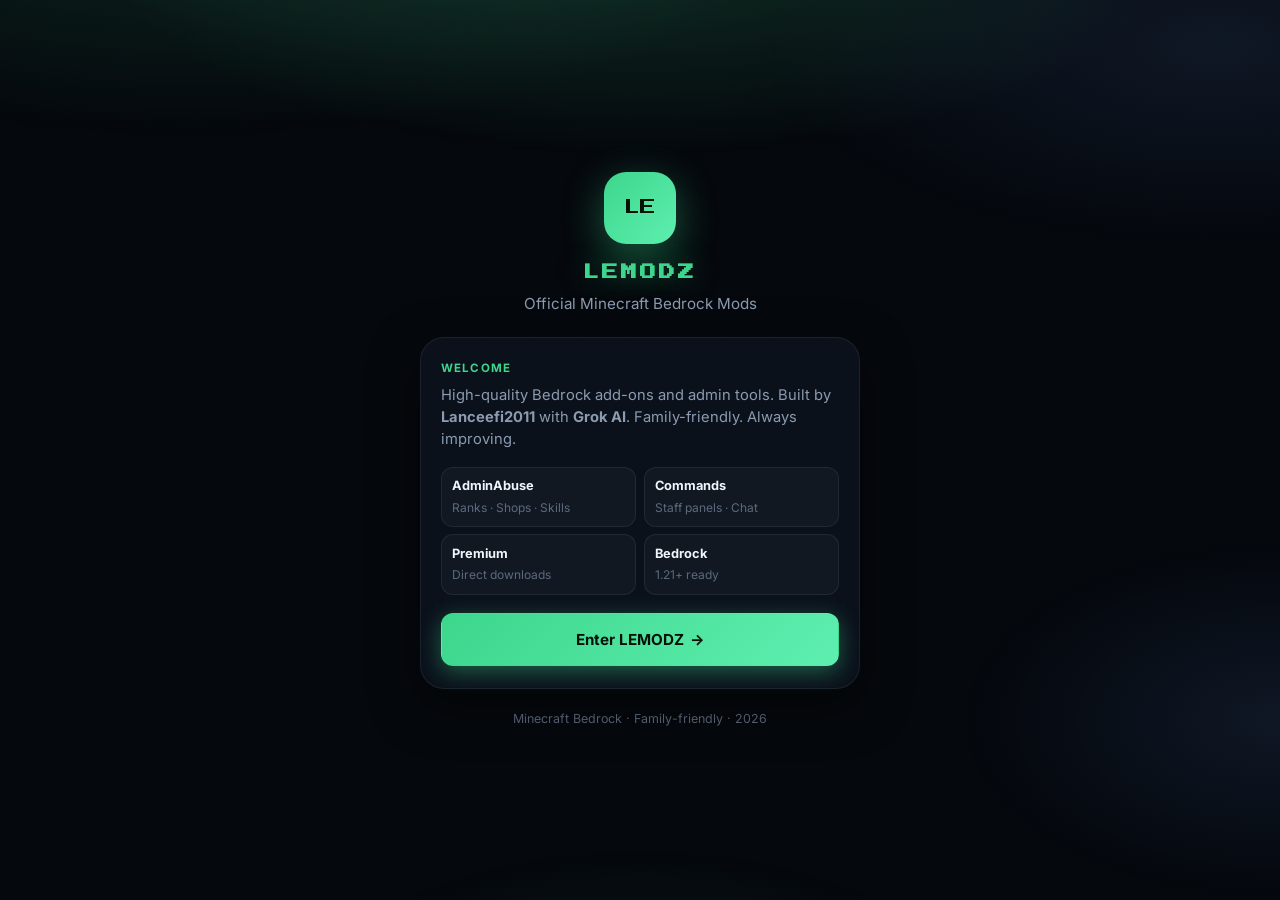
<file: index.html>
<!DOCTYPE html>
<html lang="en">
<head>
  <meta charset="UTF-8" />
  <meta name="viewport" content="width=device-width, initial-scale=1.0" />
  <title>LEMODZ — Official Minecraft Bedrock Mods</title>
  <meta name="description" content="Official LEMODZ website. Premium Minecraft Bedrock Edition mods by Lanceefi2011 & Grok AI." />
  <meta name="theme-color" content="#05080d" />
  <link rel="stylesheet" href="css/style.css" />
  <link rel="preconnect" href="https://fonts.googleapis.com" />
  <link rel="preconnect" href="https://fonts.gstatic.com" crossorigin />
  <link href="https://fonts.googleapis.com/css2?family=Press+Start+2P&family=Inter:wght@400;500;600;700;800&display=swap" rel="stylesheet" />
</head>
<body class="starter">
  <div class="starter-bg"></div>
  <main class="starter-content">
    <div class="logo-mark">LE</div>
    <h1 class="starter-title">LEMODZ</h1>
    <p class="starter-tagline">Official Minecraft Bedrock Mods</p>
    <div class="starter-card">
      <p class="welcome-label">Welcome</p>
      <p class="welcome-text">
        High-quality Bedrock add-ons and admin tools.
        Built by <strong>Lanceefi2011</strong> with <strong>Grok AI</strong>.
        Family-friendly. Always improving.
      </p>
      <div class="feature-row">
        <div class="feature-chip"><strong>AdminAbuse</strong>Ranks · Shops · Skills</div>
        <div class="feature-chip"><strong>Commands</strong>Staff panels · Chat</div>
        <div class="feature-chip"><strong>Premium</strong>Direct downloads</div>
        <div class="feature-chip"><strong>Bedrock</strong>1.21+ ready</div>
      </div>
      <a href="main.html" class="btn btn-download btn-go">
        Enter LEMODZ
        <span class="btn-arrow">→</span>
      </a>
    </div>
    <p class="starter-footer">Minecraft Bedrock · Family-friendly · 2026</p>
  </main>
</body>
</html>
</file>
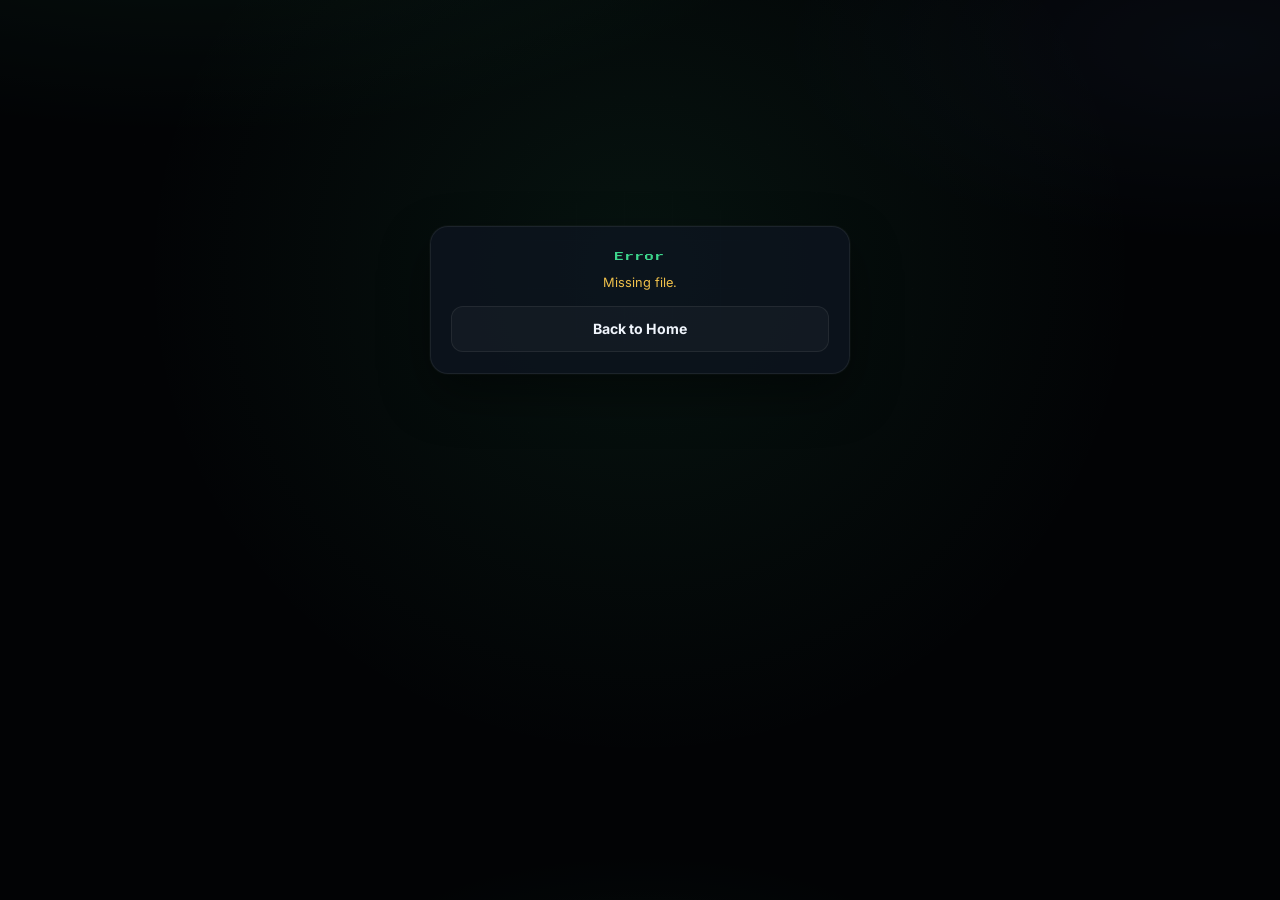
<file: ad.html>
<!DOCTYPE html>
<html lang="en">
<head>
  <meta charset="UTF-8" />
  <meta name="viewport" content="width=device-width, initial-scale=1.0" />
  <title>LEMODZ — Ad Tasks</title>
  <meta name="theme-color" content="#070b10" />
  <link rel="stylesheet" href="css/style.css" />
  <link rel="preconnect" href="https://fonts.googleapis.com" />
  <link rel="preconnect" href="https://fonts.gstatic.com" crossorigin />
  <link href="https://fonts.googleapis.com/css2?family=Press+Start+2P&family=Inter:wght@400;600;700&display=swap" rel="stylesheet" />
  <style>
    :root { --card-w: min(100vw - 1.5rem, 420px); }
    body { margin: 0; min-height: 100vh; background: var(--bg, #070b10); overflow-x: hidden; }
    .ad-stage { min-height: 100vh; display: flex; align-items: center; justify-content: center; padding: 1.25rem 0.85rem 1.75rem; position: relative; }
    .ad-backdrop { position: fixed; inset: 0; background: radial-gradient(ellipse at 50% 30%, rgba(61,214,140,0.08), transparent 55%), rgba(0,0,0,0.55); pointer-events: none; z-index: 0; }
    .card-stack { position: relative; width: var(--card-w); z-index: 1; min-height: 440px; }
    .pop-card { position: absolute; inset: 0 auto auto 0; width: 100%; background: var(--bg-card, #101820); border: 1px solid var(--border, rgba(255,255,255,0.1)); border-radius: 18px; padding: 1.45rem 1.25rem 1.3rem; box-shadow: 0 20px 50px rgba(0,0,0,0.45), 0 0 0 1px rgba(255,255,255,0.03); opacity: 0; transform: translateY(28px) scale(0.94); pointer-events: none; transition: opacity 0.45s cubic-bezier(0.22, 1, 0.36, 1), transform 0.5s cubic-bezier(0.22, 1, 0.36, 1); will-change: opacity, transform; }
    .pop-card.is-active { position: relative; opacity: 1; transform: translateY(0) scale(1); pointer-events: auto; z-index: 2; }
    .pop-card.is-exit { opacity: 0; transform: translateY(-22px) scale(0.96); pointer-events: none; z-index: 1; }
    .pop-card.is-enter-prep { opacity: 0; transform: translateY(28px) scale(0.94); }
    .step-dots { display: flex; justify-content: center; gap: 0.4rem; margin-bottom: 1rem; }
    .step-dot { width: 8px; height: 8px; border-radius: 50%; background: rgba(255,255,255,0.15); transition: background 0.3s, transform 0.3s; }
    .step-dot.on { background: #3dd68c; transform: scale(1.2); }
    .step-dot.done { background: rgba(61,214,140,0.45); }
    .card-eyebrow { font-size: 0.68rem; font-weight: 700; letter-spacing: 0.08em; text-transform: uppercase; color: var(--text-muted, #9aa4b2); margin: 0 0 0.35rem; text-align: center; }
    .card-title { font-family: var(--pixel, "Press Start 2P", monospace); font-size: 0.56rem; line-height: 1.55; letter-spacing: 1px; color: var(--accent, #3dd68c); margin: 0 0 0.55rem; text-align: center; }
    .card-file { font-weight: 600; font-size: 0.86rem; color: var(--text, #e8eef7); margin: 0 0 0.85rem; text-align: center; word-break: break-all; }
    .type-chip { display: inline-flex; align-items: center; gap: 0.35rem; font-size: 0.72rem; font-weight: 800; letter-spacing: 0.04em; text-transform: uppercase; padding: 0.28rem 0.65rem; border-radius: 999px; margin: 0 auto 0.55rem; }
    .type-chip.search { color: #6cb6ff; background: rgba(108,182,255,0.12); border: 1px solid rgba(108,182,255,0.35); }
    .type-chip.watch { color: #ff7b9c; background: rgba(255,123,156,0.12); border: 1px solid rgba(255,123,156,0.35); }
    .type-chip.gaming { color: #b794f6; background: rgba(183,148,246,0.12); border: 1px solid rgba(183,148,246,0.35); }
    .type-chip.cooking { color: #f6ad55; background: rgba(246,173,85,0.12); border: 1px solid rgba(246,173,85,0.35); }
    .type-chip.sponsor { color: #f0c14b; background: rgba(240,193,75,0.12); border: 1px solid rgba(240,193,75,0.35); }
    .type-chip.shopping { color: #3dd68c; background: rgba(61,214,140,0.12); border: 1px solid rgba(61,214,140,0.35); }
    .type-chip.news { color: #90cdf4; background: rgba(144,205,244,0.12); border: 1px solid rgba(144,205,244,0.35); }
    .type-chip.fitness { color: #68d391; background: rgba(104,211,145,0.12); border: 1px solid rgba(104,211,145,0.35); }
    .offer-badge { display: block; font-size: 0.9rem; font-weight: 700; color: #e8eef7; margin: 0 0 0.25rem; text-align: center; }
    .offer-desc { font-size: 0.78rem; color: var(--text-muted, #9aa4b2); text-align: center; margin: 0 0 0.75rem; line-height: 1.4; }
    .offer-wrap { text-align: center; }
    .timer-box { text-align: center; margin: 0.65rem 0; padding: 0.85rem; border-radius: 12px; background: rgba(0,0,0,0.3); border: 1px solid rgba(255,255,255,0.08); }
    .timer-label { font-size: 0.7rem; color: var(--text-muted, #9aa4b2); margin: 0 0 0.2rem; font-weight: 600; text-transform: uppercase; letter-spacing: 0.05em; }
    .timer-value { font-size: 2rem; font-weight: 800; color: #3dd68c; font-variant-numeric: tabular-nums; letter-spacing: 0.03em; line-height: 1.2; }
    .timer-value.ready { color: #f0c14b; font-size: 1.2rem; }
    .timer-hint { font-size: 0.74rem; color: var(--text-muted, #9aa4b2); margin: 0.3rem 0 0; }
    .status-msg { font-size: 0.8rem; color: var(--text-muted, #9aa4b2); margin: 0.5rem 0 0; text-align: center; min-height: 1.2em; }
    .status-msg.warn { color: #f0c14b; }
    .status-msg.ok { color: #3dd68c; font-weight: 700; }
    .btn-row { display: flex; flex-direction: column; gap: 0.55rem; margin-top: 0.85rem; }
    .btn-row .btn { width: 100%; }
    .btn-row .btn:disabled { opacity: 0.45; cursor: not-allowed; filter: grayscale(0.3); }
    .card-note { margin: 0.85rem 0 0; font-size: 0.74rem; color: var(--text-muted, #9aa4b2); text-align: center; }
    .done-icon { width: 64px; height: 64px; margin: 0.25rem auto 0.85rem; border-radius: 50%; background: rgba(61,214,140,0.15); border: 2px solid rgba(61,214,140,0.45); display: flex; align-items: center; justify-content: center; font-size: 1.75rem; animation: popIn 0.5s cubic-bezier(0.22, 1, 0.36, 1) both; }
    @keyframes popIn { from { transform: scale(0.5); opacity: 0; } to { transform: scale(1); opacity: 1; } }
    .done-sub { text-align: center; color: var(--text-muted, #9aa4b2); font-size: 0.88rem; margin: 0 0 1rem; line-height: 1.45; }
    .back-link { display: block; text-align: center; margin-top: 0.75rem; font-size: 0.82rem; color: var(--text-muted, #9aa4b2); text-decoration: none; }
    .back-link:hover { color: #3dd68c; }
  </style>
</head>
<body>
  <div class="ad-backdrop"></div>
  <div class="ad-stage"><div class="card-stack" id="card-stack"></div></div>
  <script>
  (function () {
    "use strict";
    var TIMER_OPTIONS = [10, 20, 30, 40, 50, 60];
    var AD_COUNT = 5;
    var params = new URLSearchParams(window.location.search);
    var file = params.get("file") || "";
    var label = params.get("label") || file || "Your file";
    var stack = document.getElementById("card-stack");
    if (!file) {
      stack.innerHTML = '<div class="pop-card is-active" style="position:relative"><p class="card-title">Error</p><p class="status-msg warn">Missing file.</p><div class="btn-row"><a class="btn btn-outline" href="main.html">Back to Home</a></div></div>';
      return;
    }
    var AD_POOL = [
      { type: "search", typeLabel: "🔍 Searching", name: "Search Spotlight", desc: "Open the search page and explore the results for the required time.", url: "https://www.google.com/search?q=minecraft+bedrock+mods", action: "Open Search" },
      { type: "search", typeLabel: "🔍 Searching", name: "Web Search Task", desc: "Search the topic, scroll the results, then return when the timer ends.", url: "https://duckduckgo.com/?q=minecraft+mcaddon+download", action: "Open Search" },
      { type: "watch", typeLabel: "▶️ Watching", name: "Watch Video Clip", desc: "Open the video page and watch until the timer finishes.", url: "https://www.youtube.com/results?search_query=minecraft+bedrock+addons", action: "Open Video" },
      { type: "watch", typeLabel: "▶️ Watching", name: "Stream Preview", desc: "Open the watch page and stay for the full timer.", url: "https://www.youtube.com/results?search_query=minecraft+commands+tutorial", action: "Open Video" },
      { type: "gaming", typeLabel: "🎮 Gaming Ad", name: "Game Offer", desc: "Visit this gaming promotion page for the timed duration.", url: "https://www.minecraft.net/en-us", action: "Open Gaming Ad" },
      { type: "gaming", typeLabel: "🎮 Gaming Ad", name: "Community Hub", desc: "Open the gaming community page and wait out the timer.", url: "https://www.reddit.com/r/MCPE/", action: "Open Gaming Ad" },
      { type: "cooking", typeLabel: "🍳 Cooking Ad", name: "Recipe Spotlight", desc: "Visit this cooking / food ad page for the required time.", url: "https://www.google.com/search?q=easy+dinner+recipes", action: "Open Cooking Ad" },
      { type: "cooking", typeLabel: "🍳 Cooking Ad", name: "Kitchen Tips", desc: "Open the food tips page and stay until the timer ends.", url: "https://www.youtube.com/results?search_query=quick+cooking+recipes", action: "Open Cooking Ad" },
      { type: "sponsor", typeLabel: "⭐ Sponsorship", name: "Sponsored Partner", desc: "Visit the sponsor page and complete the timed view.", url: "https://www.bing.com/search?q=best+minecraft+servers+2026", action: "Open Sponsor" },
      { type: "sponsor", typeLabel: "⭐ Sponsorship", name: "Brand Spotlight", desc: "Open this sponsored listing and wait for the timer.", url: "https://www.google.com/search?q=minecraft+marketplace+addons", action: "Open Sponsor" },
      { type: "shopping", typeLabel: "🛒 Shopping", name: "Product Discovery", desc: "Browse the shopping results for the full timer length.", url: "https://www.google.com/search?q=minecraft+merchandise&tbm=shop", action: "Open Shopping" },
      { type: "news", typeLabel: "📰 News Ad", name: "News Feature", desc: "Open the news / article search and stay for the timer.", url: "https://news.google.com/search?q=minecraft+bedrock", action: "Open News" },
      { type: "fitness", typeLabel: "💪 Fitness Ad", name: "Workout Promo", desc: "Visit this fitness ad page until the countdown ends.", url: "https://www.youtube.com/results?search_query=home+workout+beginner", action: "Open Fitness Ad" }
    ];
    function shuffle(arr) {
      var a = arr.slice();
      for (var i = a.length - 1; i > 0; i--) {
        var j = Math.floor(Math.random() * (i + 1));
        var t = a[i]; a[i] = a[j]; a[j] = t;
      }
      return a;
    }
    function pickTimer() { return TIMER_OPTIONS[Math.floor(Math.random() * TIMER_OPTIONS.length)]; }
    function formatTime(sec) {
      var m = Math.floor(sec / 60);
      var s = sec % 60;
      return m + ":" + (s < 10 ? "0" : "") + s;
    }
    var selected = shuffle(AD_POOL).slice(0, AD_COUNT).map(function (ad) {
      return { type: ad.type, typeLabel: ad.typeLabel, name: ad.name, desc: ad.desc, url: ad.url, action: ad.action, waitSec: pickTimer() };
    });
    var currentIndex = 0;
    var cards = [];
    function buildDots(activeIdx) {
      var html = '<div class="step-dots">';
      for (var i = 0; i < AD_COUNT + 1; i++) {
        var cls = "step-dot";
        if (i < activeIdx) cls += " done";
        if (i === activeIdx) cls += " on";
        html += '<span class="' + cls + '"></span>';
      }
      return html + "</div>";
    }
    function makeAdCard(offer, adNum) {
      var waitSec = offer.waitSec;
      var card = document.createElement("div");
      card.className = "pop-card";
      card.dataset.step = String(adNum - 1);
      card.innerHTML =
        buildDots(adNum - 1) +
        '<p class="card-eyebrow">Ad task ' + adNum + ' of ' + AD_COUNT + '</p>' +
        '<h1 class="card-title">Complete this ad</h1>' +
        '<p class="card-file"></p>' +
        '<div class="offer-wrap">' +
          '<span class="type-chip ' + offer.type + '">' + offer.typeLabel + '</span>' +
          '<span class="offer-badge"></span>' +
          '<p class="offer-desc"></p>' +
        '</div>' +
        '<div class="timer-box" hidden>' +
          '<p class="timer-label">Stay on the ad page</p>' +
          '<div class="timer-value">' + formatTime(waitSec) + '</div>' +
          '<p class="timer-hint">Timer starts when you open the ad</p>' +
        '</div>' +
        '<p class="status-msg">Click to open — timer is ' + waitSec + ' seconds.</p>' +
        '<div class="btn-row">' +
          '<button type="button" class="btn btn-download btn-open"></button>' +
          '<button type="button" class="btn btn-outline btn-done" disabled hidden>Mark Complete</button>' +
        '</div>' +
        '<p class="card-note">Open ad → wait ' + waitSec + 's → return → mark complete</p>' +
        '<a class="back-link" href="main.html">← Back to Home</a>';
      card.querySelector(".card-file").textContent = label;
      card.querySelector(".offer-badge").textContent = offer.name;
      card.querySelector(".offer-desc").textContent = offer.desc;
      card.querySelector(".btn-open").textContent = offer.action;
      var timerBox = card.querySelector(".timer-box");
      var timerValue = card.querySelector(".timer-value");
      var timerLabel = card.querySelector(".timer-label");
      var timerHint = card.querySelector(".timer-hint");
      var status = card.querySelector(".status-msg");
      var btnOpen = card.querySelector(".btn-open");
      var btnDone = card.querySelector(".btn-done");
      var opened = false, timerReady = false, tick = null, left = waitSec;
      btnOpen.addEventListener("click", function () {
        window.open(offer.url, "_blank", "noopener,noreferrer");
        opened = true;
        if (tick) clearInterval(tick);
        left = waitSec; timerReady = false;
        timerBox.hidden = false; btnDone.hidden = false; btnDone.disabled = true;
        btnDone.textContent = "Mark Complete";
        timerValue.classList.remove("ready");
        timerValue.textContent = formatTime(left);
        timerLabel.textContent = "Waiting…";
        timerHint.textContent = "Come back after the timer finishes";
        status.className = "status-msg";
        status.textContent = "Ad opened. Wait " + waitSec + " seconds, then return.";
        btnOpen.textContent = "Open Again";
        tick = setInterval(function () {
          left -= 1;
          if (left > 0) { timerValue.textContent = formatTime(left); return; }
          clearInterval(tick); tick = null; timerReady = true;
          timerValue.textContent = "Ready"; timerValue.classList.add("ready");
          timerLabel.textContent = "Time complete";
          timerHint.textContent = "You can mark this task complete";
          status.className = "status-msg ok";
          status.textContent = "Timer done. Click Mark Complete.";
          btnDone.disabled = false;
        }, 1000);
      });
      btnDone.addEventListener("click", function () {
        if (!opened) { status.className = "status-msg warn"; status.textContent = "Open the ad first."; return; }
        if (!timerReady) { status.className = "status-msg warn"; status.textContent = "Wait for the " + waitSec + "s timer."; return; }
        if (tick) { clearInterval(tick); tick = null; }
        goToStep(adNum);
      });
      return card;
    }
    function makeDoneCard() {
      var card = document.createElement("div");
      card.className = "pop-card";
      card.dataset.step = String(AD_COUNT);
      card.innerHTML =
        buildDots(AD_COUNT) +
        '<div class="done-icon">✓</div>' +
        '<p class="card-eyebrow">All tasks done</p>' +
        '<h1 class="card-title">Download unlocked</h1>' +
        '<p class="card-file"></p>' +
        '<p class="done-sub">You completed all 5 random ad tasks.<br/>Continue to start your download.</p>' +
        '<div class="btn-row">' +
          '<button type="button" class="btn btn-download btn-continue">Continue to Download</button>' +
          '<a class="btn btn-outline" href="main.html">Back to Home</a>' +
        '</div>';
      card.querySelector(".card-file").textContent = label;
      card.querySelector(".btn-continue").addEventListener("click", function () {
        var q = "file=" + encodeURIComponent(file);
        if (label && label !== file) q += "&label=" + encodeURIComponent(label);
        window.location.href = "download.html?" + q;
      });
      return card;
    }
    selected.forEach(function (offer, i) { cards.push(makeAdCard(offer, i + 1)); });
    cards.push(makeDoneCard());
    cards.forEach(function (c) { stack.appendChild(c); });
    function goToStep(nextIndex) {
      if (nextIndex < 0 || nextIndex > AD_COUNT || nextIndex === currentIndex) return;
      var prev = cards[currentIndex], next = cards[nextIndex];
      prev.classList.remove("is-active"); prev.classList.add("is-exit");
      next.classList.remove("is-exit"); next.classList.add("is-enter-prep");
      void next.offsetWidth;
      next.classList.remove("is-enter-prep"); next.classList.add("is-active");
      currentIndex = nextIndex;
      setTimeout(function () { prev.classList.remove("is-exit"); }, 500);
    }
    cards[0].classList.add("is-active");
  })();
  </script>
</body>
</html>
</file>
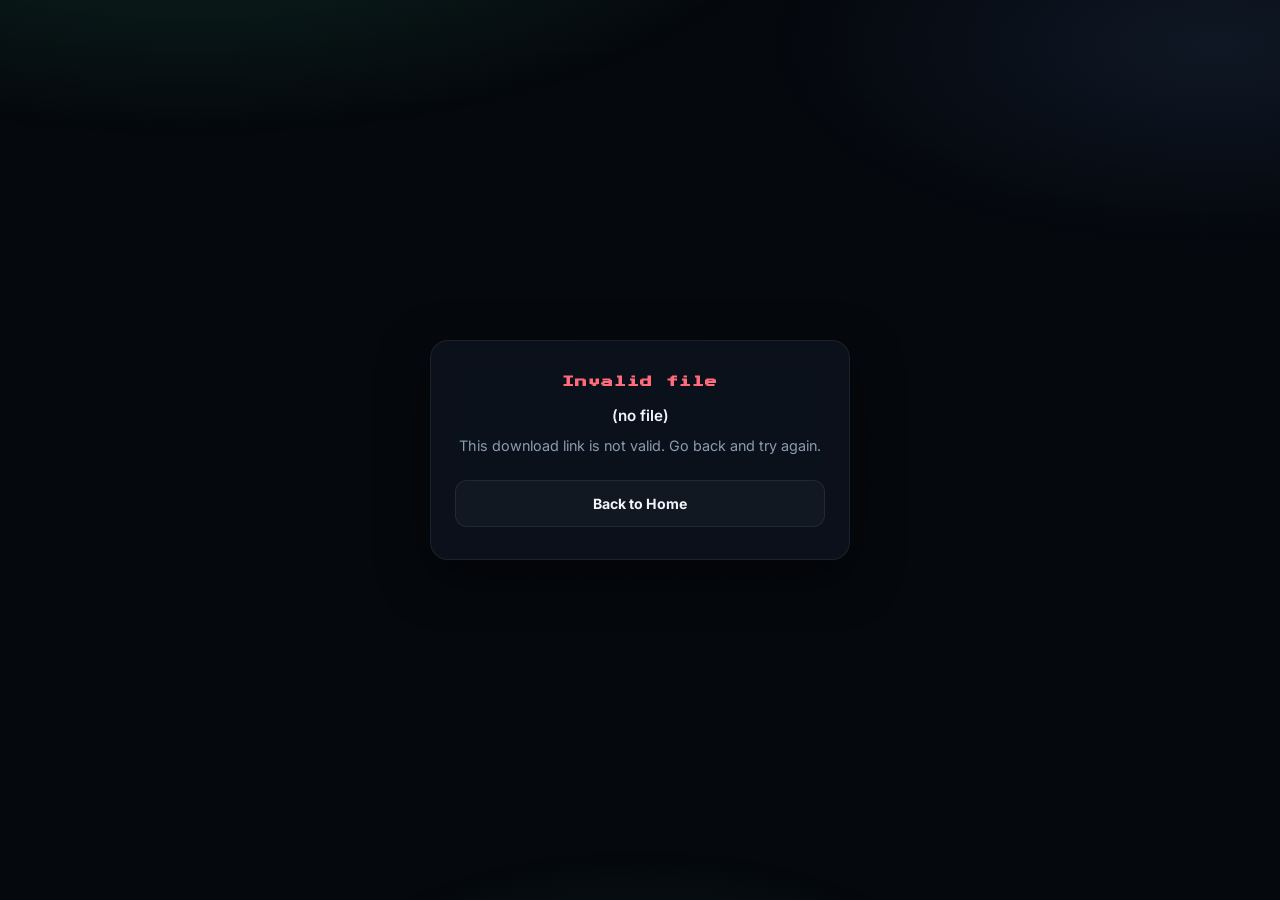
<file: download.html>
<!DOCTYPE html>
<html lang="en">
<head>
  <meta charset="UTF-8" />
  <meta name="viewport" content="width=device-width, initial-scale=1.0" />
  <title>LEMODZ — Downloading…</title>
  <link rel="stylesheet" href="css/style.css" />
  <link rel="preconnect" href="https://fonts.googleapis.com" />
  <link rel="preconnect" href="https://fonts.gstatic.com" crossorigin />
  <link href="https://fonts.googleapis.com/css2?family=Press+Start+2P&family=Inter:wght@400;600;700&display=swap" rel="stylesheet" />
  <style>
    .dl-page { min-height: 100vh; display: flex; align-items: center; justify-content: center; padding: 2rem 1.25rem; text-align: center; }
    .dl-card { background: var(--bg-card); border: 1px solid var(--border); border-radius: var(--radius); padding: 2rem 1.5rem; max-width: 420px; width: 100%; box-shadow: var(--shadow); }
    .dl-spinner { width: 48px; height: 48px; margin: 0 auto 1.25rem; border: 3px solid var(--border); border-top-color: var(--accent); border-radius: 50%; animation: spin 0.8s linear infinite; }
    @keyframes spin { to { transform: rotate(360deg); } }
    .dl-title { font-family: var(--pixel); font-size: 0.75rem; letter-spacing: 1px; margin-bottom: 0.75rem; color: var(--accent); }
    .dl-file { color: var(--text); font-weight: 600; font-size: 0.95rem; margin-bottom: 0.5rem; word-break: break-all; }
    .dl-status { color: var(--text-muted); font-size: 0.9rem; margin-bottom: 1.5rem; line-height: 1.45; }
    .dl-actions { display: flex; flex-direction: column; gap: 0.65rem; }
    .dl-actions .btn { width: 100%; }
    .dl-error .dl-title { color: var(--danger, #ff6b6b); }
    .dl-done .dl-spinner, .dl-error .dl-spinner { display: none; }
  </style>
</head>
<body>
  <div class="dl-page">
    <div class="dl-card" id="dl-card">
      <div class="dl-spinner" id="dl-spinner"></div>
      <h1 class="dl-title" id="dl-title">Preparing download</h1>
      <p class="dl-file" id="dl-file">…</p>
      <p class="dl-status" id="dl-status">Please wait a moment…</p>
      <div class="dl-actions">
        <a class="btn btn-download" id="dl-manual" href="#" style="display:none">Download again</a>
        <a class="btn btn-outline" href="main.html">Back to Home</a>
      </div>
    </div>
  </div>
  <script>
(function () {
  var ALLOWED = {
    "LEAdminAbuse-v1.1.0.mcaddon": true,
    "LEAdminAbuse_V1.1.0_Guide.xlsx": true,
    "LEAdminAbuse-v1.0.2.mcaddon": true,
    "LEAdminAbuse_V1.0.2_Guide.xlsx": true,
    "LEAdminAbuse-v1.0.1.mcaddon": true,
    "LEAdminAbuse_V1.0.1_Guide.xlsx": true,
    "LEAdminAbuse-v1.0.0.mcaddon": true,
    "LEAdminAbuse_V1.0.0_Guide.xlsx": true,
    "LECommands.mcaddon": true,
    "Commands_A1_v1.0.0.mcaddon": true,
    "Commands_A1_v1.0.0_Guide.xlsx": true,
    "Commands_A1_v1.0.1.mcaddon": true,
    "Commands_A1_v1.0.1_Guide.xlsx": true
  };
  var params = new URLSearchParams(window.location.search);
  var file = params.get("file") || "";
  var card = document.getElementById("dl-card");
  var title = document.getElementById("dl-title");
  var fileEl = document.getElementById("dl-file");
  var status = document.getElementById("dl-status");
  var manual = document.getElementById("dl-manual");
  var spinner = document.getElementById("dl-spinner");
  fileEl.textContent = file || "(no file)";
  function fail(msgTitle, msgBody) {
    card.classList.add("dl-error");
    title.textContent = msgTitle;
    status.textContent = msgBody;
    spinner.style.display = "none";
  }
  if (!file || !ALLOWED[file]) {
    fail("Invalid file", "This download link is not valid. Go back and try again.");
    return;
  }
  var href = "downloads/" + encodeURIComponent(file);
  function startDownload() {
    var a = document.createElement("a");
    a.href = href;
    a.download = file;
    a.rel = "noopener";
    a.style.display = "none";
    document.body.appendChild(a);
    a.click();
    document.body.removeChild(a);
    card.classList.add("dl-done");
    title.textContent = "Download started";
    status.textContent = "Check your browser downloads. If nothing started, use the button below.";
    manual.href = href;
    manual.setAttribute("download", file);
    manual.style.display = "inline-flex";
  }
  fetch(href, { method: "HEAD", cache: "no-store" })
    .then(function (res) {
      if (!res.ok) {
        fail("File not uploaded", "The mod file is missing from the server (downloads/" + file + "). Upload it to the downloads folder on GitHub/Vercel, then try again.");
        return;
      }
      setTimeout(startDownload, 600);
    })
    .catch(function () {
      fetch(href, { method: "GET", cache: "no-store" })
        .then(function (res) {
          if (!res.ok) {
            fail("File not uploaded", "The mod file is missing from the server (downloads/" + file + "). Upload it to the downloads folder, then try again.");
            return;
          }
          return res.blob().then(function (blob) {
            var url = URL.createObjectURL(blob);
            var a = document.createElement("a");
            a.href = url;
            a.download = file;
            document.body.appendChild(a);
            a.click();
            document.body.removeChild(a);
            setTimeout(function () { URL.revokeObjectURL(url); }, 2000);
            card.classList.add("dl-done");
            title.textContent = "Download started";
            status.textContent = "Check your browser downloads. If nothing started, use the button below.";
            manual.href = href;
            manual.setAttribute("download", file);
            manual.style.display = "inline-flex";
            spinner.style.display = "none";
          });
        })
        .catch(function () {
          fail("File not uploaded", "Could not reach downloads/" + file + ". Upload the .mcaddon / .xlsx files into a downloads folder in your repo.");
        });
    });
})();
  </script>
</body>
</html>
</file>
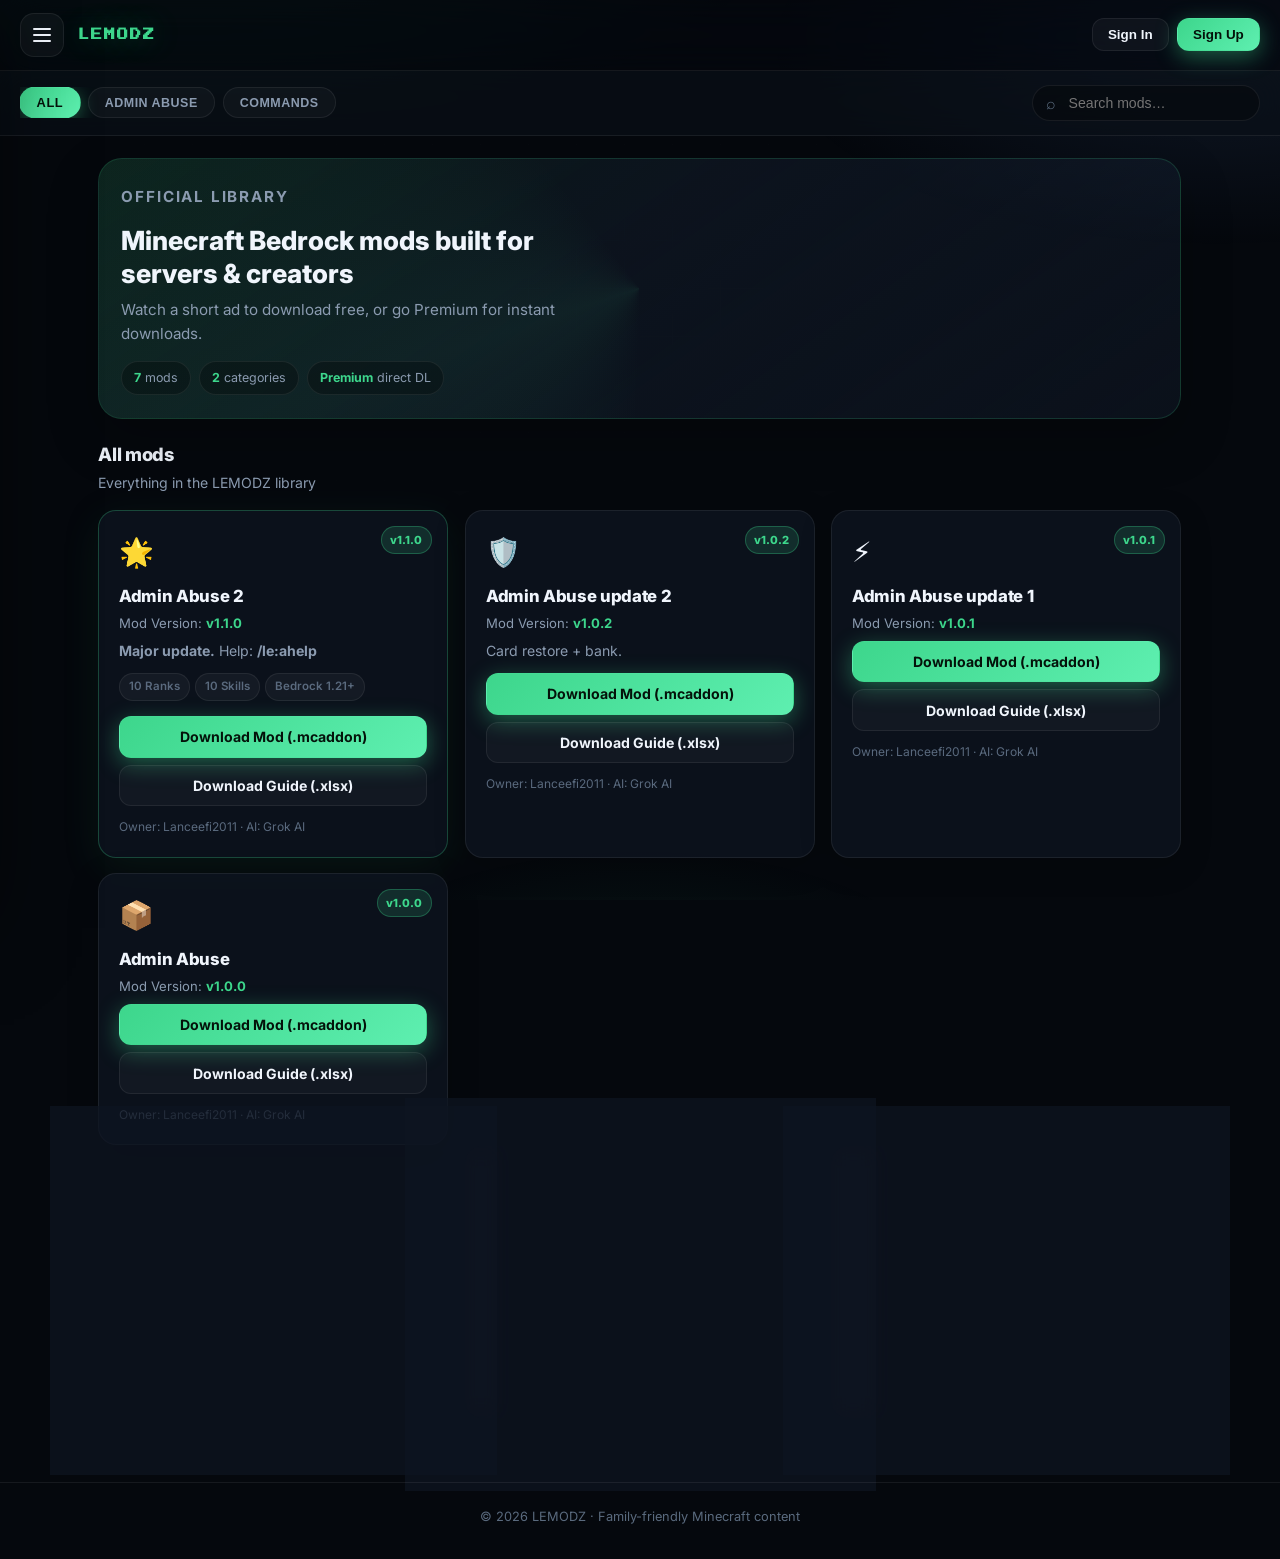
<file: main.html>
<!DOCTYPE html>
<html lang="en">
<head>
  <meta charset="UTF-8" />
  <meta name="viewport" content="width=device-width, initial-scale=1.0" />
  <title>LEMODZ — Mods</title>
  <meta name="theme-color" content="#070b10" />
  <link rel="stylesheet" href="css/style.css" />
  <link href="https://fonts.googleapis.com/css2?family=Press+Start+2P&family=Inter:wght@400;500;600;700;800&display=swap" rel="stylesheet" />
  <style>
    [hidden],.auth-form[hidden],form[hidden],.loot-modal[hidden],.loot-overlay[hidden],.mod-category[hidden]{display:none!important}
    .home-hero.hero-compact p{display:none}
    a.btn.is-disabled,.btn.is-disabled,#loot-continue.is-disabled{opacity:.45;cursor:not-allowed}
    .code-redeem{margin-top:1rem;padding-top:.85rem;border-top:1px solid rgba(255,255,255,.08)}
    .code-row{display:flex;gap:.5rem}
    .code-input{flex:1;padding:.65rem .8rem;border-radius:10px;border:1px solid rgba(255,255,255,.12);background:rgba(0,0,0,.25);color:#e8eef7}
    .premium-title-row{display:flex;flex-wrap:wrap;align-items:center;justify-content:space-between;gap:.5rem}
    .premium-countdown{padding:.35rem .65rem;border-radius:999px;background:rgba(61,214,140,.12);border:1px solid rgba(61,214,140,.35);font-size:.72rem;font-weight:700;color:#3dd68c}
  </style>
</head>
<body>
  <div id="menu-overlay" class="menu-overlay"></div>
  <nav id="side-menu" class="side-menu" aria-label="Main menu">
    <div class="side-menu-header"><span class="side-logo">LEMODZ</span><button id="menu-close" class="icon-btn" aria-label="Close menu">✕</button></div>
    <ul class="menu-list">
      <li><a href="#" data-page="home" class="menu-link active">🏠 Home</a></li>
      <li><a href="#" data-page="about" class="menu-link">ℹ️ About</a></li>
      <li><a href="#" id="menu-premium" class="menu-link menu-premium">⭐ Premium</a></li>
    </ul>
    <div class="side-menu-footer"><p id="side-account-status">Not signed in</p><p>LEMODZ · 2026</p></div>
  </nav>
  <header class="top-bar">
    <button id="menu-open" class="icon-btn menu-btn" aria-label="Open menu"><span class="hamburger"></span></button>
    <h1 class="page-title">LEMODZ</h1>
    <div class="auth-area" id="auth-area">
      <button type="button" class="btn-auth" id="btn-signin">Sign In</button>
      <button type="button" class="btn-auth btn-auth-primary" id="btn-signup">Sign Up</button>
    </div>
  </header>
  <div class="toolbar" id="category-bar">
    <div class="category-bar" role="tablist">
      <button type="button" class="cat-btn active" data-category="all">ALL</button>
      <button type="button" class="cat-btn" data-category="adminabuse">ADMIN ABUSE</button>
      <button type="button" class="cat-btn" data-category="commands">COMMANDS</button>
    </div>
    <div class="search-wrap"><span class="search-icon">⌕</span><input type="search" id="mod-search" placeholder="Search mods…" autocomplete="off" /></div>
  </div>
  <main class="main-content">
    <section id="page-home" class="page-section active">
      <div class="home-hero">
        <p class="hero-eyebrow">Official library</p>
        <h2>Minecraft Bedrock mods built for servers &amp; creators</h2>
        <p>Watch a short ad to download free, or go Premium for instant downloads.</p>
        <div class="hero-stats">
          <span class="stat-pill"><strong>7</strong> mods</span>
          <span class="stat-pill"><strong>2</strong> categories</span>
          <span class="stat-pill"><strong>Premium</strong> direct DL</span>
        </div>
      </div>
      <div class="section-header"><div><h2 id="list-title">All mods</h2><p class="section-sub" id="list-sub">Everything in the LEMODZ library</p></div></div>
      <div class="empty-state" id="empty-state"><div class="empty-icon">🔍</div><p>No mods match your search.</p></div>
      <div class="mod-category active" data-category="adminabuse"><div class="mod-grid">
        <article class="mod-card featured" data-search="admin abuse 2 v1.1.0"><div class="mod-badge">v1.1.0</div><div class="mod-icon">🌟</div><h3 class="mod-name">Admin Abuse 2</h3><p class="mod-version">Mod Version: <strong>v1.1.0</strong></p><p class="mod-desc"><strong>Major update.</strong> Help: <strong>/le:ahelp</strong></p><ul class="mod-tags"><li>10 Ranks</li><li>10 Skills</li><li>Bedrock 1.21+</li></ul><div class="mod-actions"><button type="button" class="btn btn-download loot-btn" data-direct="/download.html?file=LEAdminAbuse-v1.1.0.mcaddon" data-label="Admin Abuse 2 v1.1.0">Download Mod (.mcaddon)</button><button type="button" class="btn btn-outline loot-btn" data-direct="/download.html?file=LEAdminAbuse_V1.1.0_Guide.xlsx" data-label="Admin Abuse 2 Guide">Download Guide (.xlsx)</button></div><p class="mod-meta">Owner: Lanceefi2011 · AI: Grok AI</p></article>
        <article class="mod-card" data-search="admin abuse update 2 v1.0.2"><div class="mod-badge">v1.0.2</div><div class="mod-icon">🛡️</div><h3 class="mod-name">Admin Abuse update 2</h3><p class="mod-version">Mod Version: <strong>v1.0.2</strong></p><p class="mod-desc">Card restore + bank.</p><div class="mod-actions"><button type="button" class="btn btn-download loot-btn" data-direct="/download.html?file=LEAdminAbuse-v1.0.2.mcaddon" data-label="Admin Abuse update 2">Download Mod (.mcaddon)</button><button type="button" class="btn btn-outline loot-btn" data-direct="/download.html?file=LEAdminAbuse_V1.0.2_Guide.xlsx" data-label="Guide">Download Guide (.xlsx)</button></div><p class="mod-meta">Owner: Lanceefi2011 · AI: Grok AI</p></article>
        <article class="mod-card" data-search="admin abuse update 1 v1.0.1"><div class="mod-badge">v1.0.1</div><div class="mod-icon">⚡</div><h3 class="mod-name">Admin Abuse update 1</h3><p class="mod-version">Mod Version: <strong>v1.0.1</strong></p><div class="mod-actions"><button type="button" class="btn btn-download loot-btn" data-direct="/download.html?file=LEAdminAbuse-v1.0.1.mcaddon" data-label="Admin Abuse v1.0.1">Download Mod (.mcaddon)</button><button type="button" class="btn btn-outline loot-btn" data-direct="/download.html?file=LEAdminAbuse_V1.0.1_Guide.xlsx" data-label="Guide">Download Guide (.xlsx)</button></div><p class="mod-meta">Owner: Lanceefi2011 · AI: Grok AI</p></article>
        <article class="mod-card" data-search="admin abuse v1.0.0"><div class="mod-badge">v1.0.0</div><div class="mod-icon">📦</div><h3 class="mod-name">Admin Abuse</h3><p class="mod-version">Mod Version: <strong>v1.0.0</strong></p><div class="mod-actions"><button type="button" class="btn btn-download loot-btn" data-direct="/download.html?file=LEAdminAbuse-v1.0.0.mcaddon" data-label="Admin Abuse v1.0.0">Download Mod (.mcaddon)</button><button type="button" class="btn btn-outline loot-btn" data-direct="/download.html?file=LEAdminAbuse_V1.0.0_Guide.xlsx" data-label="Guide">Download Guide (.xlsx)</button></div><p class="mod-meta">Owner: Lanceefi2011 · AI: Grok AI</p></article>
      </div></div>
      <div class="mod-category active" data-category="commands"><div class="mod-grid">
        <article class="mod-card" data-search="lecommands pre-release a1"><div class="mod-badge">Pre A1</div><div class="mod-icon">⌨️</div><h3 class="mod-name">LECommands Pre-release A1</h3><p class="mod-version">Mod Version: <strong>Pre-release A1</strong></p><div class="mod-actions"><button type="button" class="btn btn-download loot-btn" data-direct="/download.html?file=LECommands.mcaddon" data-label="LECommands Pre-release A1">Download Mod (.mcaddon)</button></div><p class="mod-meta">Owner: Lanceefi2011 · AI: Grok AI</p></article>
        <article class="mod-card featured" data-search="command a1 v1.0.0"><div class="mod-badge">v1.0.0</div><div class="mod-icon">📋</div><h3 class="mod-name">Command A1</h3><p class="mod-version">Mod Version: <strong>v1.0.0</strong></p><div class="mod-actions"><button type="button" class="btn btn-download loot-btn" data-direct="/download.html?file=Commands_A1_v1.0.0.mcaddon" data-label="Command A1 v1.0.0">Download Mod (.mcaddon)</button><button type="button" class="btn btn-outline loot-btn" data-direct="/download.html?file=Commands_A1_v1.0.0_Guide.xlsx" data-label="Guide">Download Guide (.xlsx)</button></div><p class="mod-meta">Owner: Lanceefi2011 · AI: Grok AI</p></article>
        <article class="mod-card" data-search="command a1 update 1 v1.0.1"><div class="mod-badge">v1.0.1</div><div class="mod-icon">📋</div><h3 class="mod-name">Command A1 update 1</h3><p class="mod-version">Mod Version: <strong>v1.0.1</strong></p><div class="mod-actions"><button type="button" class="btn btn-download loot-btn" data-direct="/download.html?file=Commands_A1_v1.0.1.mcaddon" data-label="Command A1 update 1">Download Mod (.mcaddon)</button><button type="button" class="btn btn-outline loot-btn" data-direct="/download.html?file=Commands_A1_v1.0.1_Guide.xlsx" data-label="Guide">Download Guide (.xlsx)</button></div><p class="mod-meta">Owner: Lanceefi2011 · AI: Grok AI</p></article>
      </div></div>
    </section>
    <section id="page-about" class="page-section">
      <div class="section-header"><div><h2>About LEMODZ</h2></div></div>
      <div class="about-grid">
        <div class="about-card"><h3>Owner</h3><p>Lanceefi2011</p></div>
        <div class="about-card"><h3>Developer AI</h3><p>Grok AI</p></div>
        <div class="about-card"><h3>Platform</h3><p>Minecraft Bedrock 1.21+</p></div>
      </div>
    </section>
  </main>
  <footer class="site-footer"><p>© 2026 LEMODZ · Family-friendly Minecraft content</p></footer>
  <div id="toast-host" class="toast-host" aria-live="polite"></div>
  <div id="loot-overlay" class="loot-overlay" hidden></div>
  <div id="loot-modal" class="loot-modal" role="dialog" hidden>
    <button type="button" class="loot-close" id="loot-close">✕</button>
    <p class="loot-eyebrow">Download method</p>
    <h2 class="loot-title">Choose how to download</h2>
    <p class="loot-file" id="loot-file-label">—</p>
    <button type="button" id="loot-continue" class="btn btn-download method-btn">Watch Ad &amp; Download</button>
    <button type="button" id="btn-direct-dl" class="btn btn-outline method-btn" disabled><span id="direct-lock">🔒 </span>Free to Download (Premium)</button>
    <p class="loot-note" id="direct-note">Requires LEMODZ Premium for instant direct download.</p>
    <button type="button" id="btn-buy-premium" class="btn btn-download method-btn">Purchase Premium</button>
  </div>
  <div id="auth-modal" class="loot-modal auth-modal" role="dialog" hidden>
    <button type="button" class="loot-close" id="auth-close">✕</button>
    <div class="auth-tabs">
      <button type="button" class="auth-tab active" data-tab="signin">Sign In</button>
      <button type="button" class="auth-tab" data-tab="signup">Sign Up</button>
    </div>
    <form id="form-signin" class="auth-form">
      <label class="auth-label">Email<input type="email" id="signin-email" required placeholder="you@email.com" autocomplete="email" /></label>
      <label class="auth-label">Password<input type="password" id="signin-pass" required minlength="4" autocomplete="current-password" /></label>
      <button type="submit" class="btn btn-download">Sign In</button>
      <p class="auth-msg" id="signin-msg"></p>
    </form>
    <form id="form-signup" class="auth-form" hidden>
      <label class="auth-label">Display name<input type="text" id="signup-name" required autocomplete="name" /></label>
      <label class="auth-label">Email<input type="email" id="signup-email" required autocomplete="email" /></label>
      <label class="auth-label">Password<input type="password" id="signup-pass" required minlength="4" autocomplete="new-password" /></label>
      <button type="submit" class="btn btn-download">Create Account</button>
      <p class="auth-msg" id="signup-msg"></p>
    </form>
  </div>
  <div id="premium-modal" class="loot-modal premium-modal" role="dialog" hidden>
    <button type="button" class="loot-close" id="premium-close">✕</button>
    <p class="loot-eyebrow">LEMODZ Premium</p>
    <div class="premium-title-row"><h2 class="loot-title">Unlock Free to Download</h2><div id="premium-countdown" class="premium-countdown" hidden></div></div>
    <p class="loot-note">Skip the ad. Instant direct downloads while Premium is active.</p>
    <p id="premium-lock-note" class="premium-lock-note" hidden></p>
    <div class="premium-plans">
      <button type="button" class="plan-card" data-plan="day" data-days="1" data-price="49"><span class="plan-name">1 Day</span><span class="plan-price">₱49</span></button>
      <button type="button" class="plan-card" data-plan="week" data-days="7" data-price="99"><span class="plan-name">1 Week</span><span class="plan-price">₱99</span></button>
      <button type="button" class="plan-card popular" data-plan="month" data-days="30" data-price="199"><span class="plan-name">1 Month ★</span><span class="plan-price">₱199</span></button>
      <button type="button" class="plan-card" data-plan="year" data-days="365" data-price="599"><span class="plan-name">1 Year</span><span class="plan-price">₱599</span></button>
    </div>
    <div class="code-redeem"><p class="code-label">Have a code?</p><div class="code-row"><input type="text" id="premium-code" class="code-input" placeholder="Enter code" /><button type="button" id="btn-redeem-code" class="btn btn-outline code-btn">Redeem</button></div></div>
    <p class="auth-msg" id="premium-msg"></p>
  </div>
  <script src="js/premium.js"></script>
  <script src="js/app.js"></script>
</body>
</html>
</file>
<file: css/style.css>
/* LEMODZ Design System v4 - Ultra smooth */
:root {
  --bg: #05080d;
  --bg-2: #0a1018;
  --bg-card: rgba(14, 22, 34, 0.72);
  --bg-elevated: #152032;
  --border: rgba(255, 255, 255, 0.07);
  --border-strong: rgba(255, 255, 255, 0.14);
  --text: #f0f5fc;
  --text-muted: #8b9bb0;
  --text-dim: #5a6a7e;
  --accent: #3dd68c;
  --accent-2: #5eefb0;
  --accent-dim: #1a9a5c;
  --accent-glow: rgba(61, 214, 140, 0.4);
  --gold: #f0c14b;
  --gold-dim: rgba(240, 193, 75, 0.18);
  --danger: #ff6b7a;
  --blue: #6ba3ff;
  --radius: 18px;
  --radius-sm: 12px;
  --radius-lg: 24px;
  --font: "Inter", system-ui, -apple-system, sans-serif;
  --pixel: "Press Start 2P", monospace;
  --shadow: 0 16px 48px rgba(0, 0, 0, 0.5);
  --shadow-lg: 0 28px 80px rgba(0, 0, 0, 0.6);
  --ease: cubic-bezier(0.22, 1, 0.36, 1);
  --ease-out: cubic-bezier(0.16, 1, 0.3, 1);
  --header-h: 64px;
  --spring: cubic-bezier(0.34, 1.56, 0.64, 1);
}
*, *::before, *::after { box-sizing: border-box; margin: 0; padding: 0; }
html { scroll-behavior: smooth; }
@media (prefers-reduced-motion: reduce) {
  *, *::before, *::after { animation-duration: 0.01ms !important; transition-duration: 0.01ms !important; }
}
body {
  font-family: var(--font);
  background: var(--bg);
  color: var(--text);
  min-height: 100vh;
  line-height: 1.55;
  overflow-x: hidden;
  -webkit-font-smoothing: antialiased;
}
body::before {
  content: "";
  position: fixed;
  inset: 0;
  background:
    radial-gradient(ellipse 90% 55% at 15% -15%, rgba(61, 214, 140, 0.16), transparent 55%),
    radial-gradient(ellipse 70% 45% at 95% 5%, rgba(107, 163, 255, 0.1), transparent 50%),
    radial-gradient(ellipse 55% 35% at 50% 110%, rgba(61, 214, 140, 0.08), transparent 45%);
  pointer-events: none;
  z-index: 0;
  animation: ambientShift 18s ease-in-out infinite alternate;
}
body::after {
  content: "";
  position: fixed;
  inset: 0;
  background-image:
    linear-gradient(rgba(255,255,255,0.015) 1px, transparent 1px),
    linear-gradient(90deg, rgba(255,255,255,0.015) 1px, transparent 1px);
  background-size: 48px 48px;
  mask-image: radial-gradient(ellipse 80% 70% at 50% 30%, black, transparent);
  pointer-events: none;
  z-index: 0;
  opacity: 0.5;
}
@keyframes ambientShift {
  0% { opacity: 1; filter: hue-rotate(0deg); }
  100% { opacity: 0.85; filter: hue-rotate(12deg); }
}
a { color: inherit; text-decoration: none; }
code {
  background: var(--bg-elevated);
  padding: 2px 7px;
  border-radius: 6px;
  font-size: 0.88em;
  border: 1px solid var(--border);
}
.top-bar {
  display: flex; align-items: center; gap: 0.9rem;
  padding: 0.8rem 1.25rem; min-height: var(--header-h);
  background: rgba(5, 8, 13, 0.72);
  border-bottom: 1px solid var(--border);
  position: sticky; top: 0; z-index: 50;
  backdrop-filter: blur(20px) saturate(1.5);
  -webkit-backdrop-filter: blur(20px) saturate(1.5);
  animation: slideDown 0.55s var(--ease-out) both;
}
@keyframes slideDown {
  from { transform: translateY(-100%); opacity: 0; }
  to { transform: translateY(0); opacity: 1; }
}
.page-title {
  font-family: var(--pixel); font-size: 0.7rem; letter-spacing: 2px;
  color: var(--accent); flex: 1;
  text-shadow: 0 0 28px var(--accent-glow);
  animation: titlePulse 4s ease-in-out infinite;
}
@keyframes titlePulse {
  0%, 100% { text-shadow: 0 0 20px var(--accent-glow); }
  50% { text-shadow: 0 0 36px var(--accent-glow), 0 0 60px rgba(61,214,140,0.2); }
}
.icon-btn {
  background: rgba(255,255,255,0.04); border: 1px solid var(--border);
  color: var(--text); width: 44px; height: 44px; border-radius: 14px;
  cursor: pointer; display: inline-flex; align-items: center; justify-content: center;
  transition: background 0.25s var(--ease), border-color 0.25s, transform 0.2s var(--spring), box-shadow 0.25s;
}
.icon-btn:hover {
  background: rgba(255,255,255,0.09); border-color: var(--border-strong);
  box-shadow: 0 0 0 3px rgba(61,214,140,0.12);
}
.icon-btn:active { transform: scale(0.94); }
.hamburger { width: 18px; height: 2px; background: var(--text); position: relative; display: block; border-radius: 2px; }
.hamburger::before, .hamburger::after {
  content: ""; position: absolute; left: 0; width: 18px; height: 2px;
  background: var(--text); border-radius: 2px;
}
.hamburger::before { top: -6px; }
.hamburger::after { top: 6px; }
.auth-area { display: flex; gap: 0.5rem; align-items: center; flex-wrap: wrap; justify-content: flex-end; }
.btn-auth {
  border: 1px solid var(--border); background: rgba(255,255,255,0.04);
  color: var(--text); padding: 0.5rem 0.95rem; border-radius: 12px;
  font-size: 0.84rem; font-weight: 600; cursor: pointer; transition: all 0.25s var(--ease);
}
.btn-auth:hover { background: rgba(255,255,255,0.1); border-color: var(--border-strong); transform: translateY(-1px); }
.btn-auth-primary {
  background: linear-gradient(135deg, var(--accent), var(--accent-2));
  color: #04120a; border-color: transparent; font-weight: 700;
  box-shadow: 0 6px 22px var(--accent-glow);
}
.btn-auth-primary:hover { filter: brightness(1.08); box-shadow: 0 8px 28px var(--accent-glow); }
.auth-chip {
  font-size: 0.8rem; padding: 0.42rem 0.8rem; border-radius: 999px;
  border: 1px solid var(--border); color: var(--text-muted);
  background: rgba(255,255,255,0.04); max-width: 160px;
  overflow: hidden; text-overflow: ellipsis; white-space: nowrap;
}
.auth-chip.premium {
  border-color: rgba(240,193,75,0.5); color: var(--gold);
  background: var(--gold-dim); box-shadow: 0 0 24px rgba(240,193,75,0.15);
  animation: premiumGlow 2.4s ease-in-out infinite;
}
@keyframes premiumGlow {
  0%, 100% { box-shadow: 0 0 12px rgba(240,193,75,0.12); }
  50% { box-shadow: 0 0 26px rgba(240,193,75,0.3); }
}
.toolbar {
  display: flex; flex-wrap: wrap; align-items: center; gap: 0.8rem;
  padding: 0.9rem 1.25rem; border-bottom: 1px solid var(--border);
  background: rgba(10, 16, 24, 0.65); position: sticky; top: var(--header-h); z-index: 40;
  backdrop-filter: blur(16px); animation: fadeIn 0.5s 0.1s var(--ease-out) both;
}
.category-bar { display: flex; gap: 0.5rem; overflow-x: auto; scrollbar-width: none; flex: 1; }
.category-bar::-webkit-scrollbar { display: none; }
.cat-btn {
  border: 1px solid var(--border); background: rgba(255,255,255,0.03);
  color: var(--text-muted); padding: 0.48rem 1rem; border-radius: 999px;
  font-size: 0.78rem; font-weight: 700; letter-spacing: 0.04em;
  cursor: pointer; white-space: nowrap; transition: all 0.3s var(--ease);
}
.cat-btn:hover { color: var(--text); border-color: var(--border-strong); background: rgba(255,255,255,0.06); }
.cat-btn.active {
  color: #04120a; background: linear-gradient(135deg, var(--accent), var(--accent-2));
  border-color: transparent; box-shadow: 0 4px 18px var(--accent-glow); transform: scale(1.03);
}
.search-wrap { position: relative; min-width: min(100%, 220px); }
.search-icon { position: absolute; left: 0.85rem; top: 50%; transform: translateY(-50%); color: var(--text-dim); pointer-events: none; }
#mod-search {
  width: 100%; padding: 0.55rem 0.9rem 0.55rem 2.2rem; border-radius: 999px;
  border: 1px solid var(--border); background: rgba(0,0,0,0.28); color: var(--text);
  font-size: 0.88rem; transition: border-color 0.25s, box-shadow 0.25s, background 0.25s;
}
#mod-search:focus {
  outline: none; border-color: rgba(61,214,140,0.55);
  box-shadow: 0 0 0 3px rgba(61,214,140,0.15); background: rgba(0,0,0,0.4);
}
.menu-overlay {
  position: fixed; inset: 0; background: rgba(0,0,0,0.55); backdrop-filter: blur(4px);
  z-index: 60; opacity: 0; visibility: hidden; transition: opacity 0.35s var(--ease), visibility 0.35s;
}
.menu-overlay.open { opacity: 1; visibility: visible; }
.side-menu {
  position: fixed; top: 0; left: 0; bottom: 0; width: min(300px, 86vw);
  background: linear-gradient(180deg, rgba(14,22,34,0.98), rgba(8,12,18,0.98));
  border-right: 1px solid var(--border); z-index: 70; transform: translateX(-105%);
  transition: transform 0.4s var(--ease-out); display: flex; flex-direction: column; box-shadow: var(--shadow-lg);
}
.side-menu.open { transform: translateX(0); }
.side-menu-header { display: flex; align-items: center; justify-content: space-between; padding: 1.15rem; border-bottom: 1px solid var(--border); }
.side-logo { font-family: var(--pixel); font-size: 0.62rem; color: var(--accent); letter-spacing: 1px; }
.menu-list { list-style: none; padding: 0.85rem; flex: 1; }
.menu-list li { margin-bottom: 0.35rem; }
.menu-link {
  display: block; padding: 0.75rem 0.95rem; border-radius: 12px; color: var(--text-muted);
  font-weight: 600; font-size: 0.92rem; transition: all 0.25s var(--ease); border: 1px solid transparent;
}
.menu-link:hover { background: rgba(255,255,255,0.05); color: var(--text); }
.menu-link.active { background: rgba(61,214,140,0.12); color: var(--accent); border-color: rgba(61,214,140,0.25); }
.menu-premium { color: var(--gold) !important; }
.side-menu-footer { padding: 1rem 1.15rem 1.25rem; border-top: 1px solid var(--border); font-size: 0.78rem; color: var(--text-dim); }
.main-content { position: relative; z-index: 1; max-width: 1120px; margin: 0 auto; padding: 1.35rem 1.15rem 3rem; }
.page-section { display: none; animation: pageIn 0.45s var(--ease-out) both; }
.page-section.active { display: block; }
@keyframes pageIn {
  from { opacity: 0; transform: translateY(12px); }
  to { opacity: 1; transform: translateY(0); }
}
@keyframes fadeIn { from { opacity: 0; } to { opacity: 1; } }
.home-hero {
  position: relative; padding: 1.6rem 1.4rem 1.45rem; border-radius: var(--radius-lg);
  background: linear-gradient(145deg, rgba(61,214,140,0.1), rgba(14,22,34,0.8) 45%, rgba(107,163,255,0.06));
  border: 1px solid rgba(61,214,140,0.18); margin-bottom: 1.35rem; overflow: hidden;
  animation: heroIn 0.7s var(--ease-out) both; box-shadow: 0 20px 50px rgba(0,0,0,0.25);
}
.home-hero::before {
  content: ""; position: absolute; inset: -40% -20%;
  background: conic-gradient(from 180deg at 50% 50%, transparent, rgba(61,214,140,0.08), transparent 40%);
  animation: heroSpin 20s linear infinite; pointer-events: none;
}
@keyframes heroSpin { to { transform: rotate(360deg); } }
@keyframes heroIn {
  from { opacity: 0; transform: translateY(20px) scale(0.98); }
  to { opacity: 1; transform: translateY(0) scale(1); }
}
.hero-eyebrow {
  font-size: 0.72rem; font-weight: 700; letter-spacing: 0.12em; text-transform: uppercase;
  color: var(--accent); margin-bottom: 0.45rem; position: relative;
}
.home-hero h2 {
  font-size: clamp(1.25rem, 3.5vw, 1.65rem); font-weight: 800; line-height: 1.25;
  margin-bottom: 0.5rem; max-width: 28ch; position: relative;
}
.home-hero p { color: var(--text-muted); font-size: 0.95rem; max-width: 48ch; margin-bottom: 1rem; position: relative; }
.hero-stats { display: flex; flex-wrap: wrap; gap: 0.5rem; position: relative; }
.stat-pill {
  font-size: 0.78rem; padding: 0.38rem 0.75rem; border-radius: 999px;
  background: rgba(0,0,0,0.28); border: 1px solid var(--border); color: var(--text-muted);
  transition: transform 0.25s var(--spring), border-color 0.25s;
}
.stat-pill:hover { transform: translateY(-2px); border-color: rgba(61,214,140,0.35); }
.stat-pill strong { color: var(--accent); }
.home-hero.hero-compact { padding: 0.9rem 1.15rem; margin-bottom: 1rem; }
.home-hero.hero-compact h2 { font-size: 1.05rem; max-width: none; margin-bottom: 0.25rem; }
.home-hero.hero-compact p { display: none; }
.section-header { margin-bottom: 1rem; }
.section-header h2 { font-size: 1.15rem; font-weight: 800; letter-spacing: -0.02em; }
.section-sub { color: var(--text-muted); font-size: 0.88rem; margin-top: 0.2rem; }
.mod-grid { display: grid; grid-template-columns: repeat(auto-fill, minmax(280px, 1fr)); gap: 1rem; }
.mod-card {
  position: relative; background: var(--bg-card); border: 1px solid var(--border);
  border-radius: var(--radius); padding: 1.25rem; backdrop-filter: blur(12px);
  box-shadow: 0 8px 32px rgba(0,0,0,0.2);
  transition: transform 0.35s var(--ease), border-color 0.35s, box-shadow 0.35s;
  animation: cardIn 0.55s var(--ease-out) both; overflow: hidden;
}
.mod-card:nth-child(1) { animation-delay: 0.05s; }
.mod-card:nth-child(2) { animation-delay: 0.1s; }
.mod-card:nth-child(3) { animation-delay: 0.15s; }
.mod-card:nth-child(4) { animation-delay: 0.2s; }
.mod-card:nth-child(5) { animation-delay: 0.25s; }
.mod-card:nth-child(6) { animation-delay: 0.3s; }
.mod-card:nth-child(7) { animation-delay: 0.35s; }
@keyframes cardIn {
  from { opacity: 0; transform: translateY(18px) scale(0.97); }
  to { opacity: 1; transform: translateY(0) scale(1); }
}
.mod-card::before {
  content: ""; position: absolute; inset: 0;
  background: linear-gradient(135deg, rgba(61,214,140,0.06), transparent 50%);
  opacity: 0; transition: opacity 0.35s; pointer-events: none;
}
.mod-card:hover {
  transform: translateY(-6px); border-color: rgba(61,214,140,0.35);
  box-shadow: 0 20px 48px rgba(0,0,0,0.35), 0 0 0 1px rgba(61,214,140,0.12);
}
.mod-card:hover::before { opacity: 1; }
.mod-card.featured {
  border-color: rgba(61,214,140,0.28);
  box-shadow: 0 12px 40px rgba(61,214,140,0.08), 0 8px 32px rgba(0,0,0,0.25);
}
.mod-badge {
  position: absolute; top: 0.95rem; right: 0.95rem; font-size: 0.7rem; font-weight: 800;
  padding: 0.28rem 0.55rem; border-radius: 999px; background: rgba(61,214,140,0.15);
  color: var(--accent); border: 1px solid rgba(61,214,140,0.3);
}
.mod-icon { font-size: 1.75rem; margin-bottom: 0.55rem; display: inline-block; transition: transform 0.35s var(--spring); }
.mod-card:hover .mod-icon { transform: scale(1.12) rotate(-4deg); }
.mod-name { font-size: 1.05rem; font-weight: 800; margin-bottom: 0.25rem; letter-spacing: -0.02em; padding-right: 3.5rem; }
.mod-version { font-size: 0.82rem; color: var(--text-muted); margin-bottom: 0.45rem; }
.mod-version strong { color: var(--accent); }
.mod-desc { font-size: 0.88rem; color: var(--text-muted); margin-bottom: 0.75rem; line-height: 1.45; }
.mod-tags { list-style: none; display: flex; flex-wrap: wrap; gap: 0.35rem; margin-bottom: 0.95rem; }
.mod-tags li {
  font-size: 0.72rem; font-weight: 600; padding: 0.25rem 0.55rem; border-radius: 999px;
  background: rgba(255,255,255,0.04); border: 1px solid var(--border); color: var(--text-dim);
}
.mod-actions { display: flex; flex-direction: column; gap: 0.45rem; }
.mod-meta { margin-top: 0.75rem; font-size: 0.75rem; color: var(--text-dim); }
.btn {
  display: inline-flex; align-items: center; justify-content: center; gap: 0.4rem;
  padding: 0.7rem 1.15rem; border-radius: 12px; font-size: 0.88rem; font-weight: 700;
  border: 1px solid transparent; cursor: pointer; transition: all 0.28s var(--ease);
  font-family: inherit; text-align: center;
}
.btn:active { transform: scale(0.97); }
.btn-download {
  background: linear-gradient(135deg, var(--accent), var(--accent-2));
  color: #04120a; box-shadow: 0 6px 22px var(--accent-glow);
}
.btn-download:hover {
  filter: brightness(1.07); box-shadow: 0 10px 30px var(--accent-glow); transform: translateY(-2px);
}
.btn-outline { background: rgba(255,255,255,0.03); border-color: var(--border); color: var(--text); }
.btn-outline:hover { background: rgba(255,255,255,0.07); border-color: var(--border-strong); transform: translateY(-1px); }
.btn:disabled, .btn.is-disabled, #loot-continue.is-disabled {
  opacity: 0.45; cursor: not-allowed; filter: grayscale(0.35); box-shadow: none !important; transform: none !important;
}
.method-btn { width: 100%; margin-top: 0.45rem; }
.empty-state { display: none; text-align: center; padding: 2.5rem 1rem; color: var(--text-muted); }
.empty-state.visible { display: block; animation: fadeIn 0.4s both; }
.empty-icon { font-size: 2rem; margin-bottom: 0.5rem; opacity: 0.6; }
.about-grid { display: grid; grid-template-columns: repeat(auto-fill, minmax(220px, 1fr)); gap: 0.85rem; }
.about-card {
  background: var(--bg-card); border: 1px solid var(--border); border-radius: var(--radius);
  padding: 1.15rem; transition: transform 0.3s var(--ease), border-color 0.3s; animation: cardIn 0.5s var(--ease-out) both;
}
.about-card:hover { transform: translateY(-4px); border-color: rgba(61,214,140,0.3); }
.about-card h3 { font-size: 0.9rem; color: var(--accent); margin-bottom: 0.35rem; }
.about-card p { font-size: 0.88rem; color: var(--text-muted); }
.site-footer {
  text-align: center; padding: 1.5rem 1rem 2rem; color: var(--text-dim); font-size: 0.8rem;
  position: relative; z-index: 1; border-top: 1px solid var(--border); margin-top: 1rem;
}
.loot-overlay {
  position: fixed; inset: 0; background: rgba(0,0,0,0.62); backdrop-filter: blur(8px);
  z-index: 80; animation: fadeIn 0.3s var(--ease) both;
}
.loot-modal {
  position: fixed; left: 50%; top: 50%; transform: translate(-50%, -50%) scale(0.94);
  width: min(100vw - 1.5rem, 420px); max-height: 88vh; overflow-y: auto;
  background: linear-gradient(165deg, rgba(20, 30, 44, 0.98), rgba(10, 14, 22, 0.98));
  border: 1px solid var(--border-strong); border-radius: var(--radius-lg);
  padding: 1.5rem 1.3rem 1.35rem; z-index: 90;
  box-shadow: var(--shadow-lg); animation: modalIn 0.4s var(--ease-out) both;
}
@keyframes modalIn {
  from { opacity: 0; transform: translate(-50%, -46%) scale(0.92); }
  to { opacity: 1; transform: translate(-50%, -50%) scale(1); }
}
.loot-close {
  position: absolute; top: 0.85rem; right: 0.85rem; background: rgba(255,255,255,0.05);
  border: 1px solid var(--border); color: var(--text-muted); width: 36px; height: 36px;
  border-radius: 10px; cursor: pointer; font-size: 1rem; transition: all 0.2s;
}
.loot-close:hover { background: rgba(255,255,255,0.1); color: var(--text); }
.loot-eyebrow {
  font-size: 0.7rem; font-weight: 700; letter-spacing: 0.1em; text-transform: uppercase;
  color: var(--text-muted); margin-bottom: 0.35rem;
}
.loot-title {
  font-family: var(--pixel); font-size: 0.58rem; line-height: 1.55; letter-spacing: 1px;
  color: var(--accent); margin-bottom: 0.65rem; padding-right: 2rem;
}
.loot-file { font-weight: 600; font-size: 0.92rem; margin-bottom: 0.85rem; word-break: break-all; }
.loot-note { font-size: 0.8rem; color: var(--text-muted); margin: 0.55rem 0 0.35rem; line-height: 1.4; }
.auth-tabs { display: flex; gap: 0.4rem; margin-bottom: 1rem; }
.auth-tab {
  flex: 1; padding: 0.55rem; border-radius: 10px; border: 1px solid var(--border);
  background: rgba(255,255,255,0.03); color: var(--text-muted); font-weight: 700;
  font-size: 0.85rem; cursor: pointer; transition: all 0.25s var(--ease);
}
.auth-tab.active { background: rgba(61,214,140,0.15); color: var(--accent); border-color: rgba(61,214,140,0.35); }
.auth-form { display: flex; flex-direction: column; gap: 0.75rem; }
.auth-label { display: flex; flex-direction: column; gap: 0.35rem; font-size: 0.8rem; font-weight: 600; color: var(--text-muted); }
.auth-label input {
  padding: 0.7rem 0.85rem; border-radius: 12px; border: 1px solid var(--border);
  background: rgba(0,0,0,0.3); color: var(--text); font-size: 0.92rem;
  transition: border-color 0.25s, box-shadow 0.25s;
}
.auth-label input:focus {
  outline: none; border-color: rgba(61,214,140,0.55); box-shadow: 0 0 0 3px rgba(61,214,140,0.15);
}
.auth-msg { font-size: 0.82rem; color: var(--accent); min-height: 1.2em; }
.auth-msg.error { color: var(--danger); }
.premium-plans { display: grid; grid-template-columns: 1fr 1fr; gap: 0.55rem; margin: 0.85rem 0; }
.plan-card {
  text-align: left; padding: 0.85rem; border-radius: 14px; border: 1px solid var(--border);
  background: rgba(255,255,255,0.03); color: var(--text); cursor: pointer;
  transition: all 0.3s var(--ease); display: flex; flex-direction: column; gap: 0.15rem; font-family: inherit;
}
.plan-card:hover { border-color: rgba(61,214,140,0.4); background: rgba(61,214,140,0.08); transform: translateY(-2px); }
.plan-card.popular { border-color: rgba(240,193,75,0.45); background: rgba(240,193,75,0.08); }
.plan-name { font-size: 0.8rem; font-weight: 700; color: var(--text-muted); }
.plan-price { font-size: 1.15rem; font-weight: 800; color: var(--accent); }
.plan-card.popular .plan-price { color: var(--gold); }
.plan-per { font-size: 0.72rem; color: var(--text-dim); }
.premium-note { font-size: 0.78rem; color: var(--text-dim); margin-bottom: 0.5rem; }
.premium-title-row { display: flex; flex-wrap: wrap; align-items: center; justify-content: space-between; gap: 0.5rem; margin-bottom: 0.35rem; }
.premium-title-row .loot-title { margin: 0; flex: 1; min-width: 140px; }
.premium-countdown {
  display: inline-flex; align-items: center; gap: 0.35rem; padding: 0.35rem 0.65rem;
  border-radius: 999px; background: rgba(61,214,140,0.12); border: 1px solid rgba(61,214,140,0.35);
  font-size: 0.72rem; font-weight: 700; color: #3dd68c; white-space: nowrap;
}
.premium-lock-note { margin: 0.5rem 0 0; font-size: 0.8rem; color: #f0c14b; font-weight: 600; }
.code-redeem { margin-top: 1rem; padding-top: 0.85rem; border-top: 1px solid var(--border); }
.code-label { font-size: 0.8rem; color: var(--text-muted); margin: 0 0 0.5rem; font-weight: 600; }
.code-row { display: flex; gap: 0.5rem; align-items: center; }
.code-input {
  flex: 1; min-width: 0; padding: 0.65rem 0.8rem; border-radius: 10px;
  border: 1px solid var(--border); background: rgba(0,0,0,0.25); color: var(--text); font-size: 0.9rem;
}
.code-input:focus { outline: none; border-color: var(--accent); box-shadow: 0 0 0 2px rgba(61,214,140,0.2); }
.code-btn { flex-shrink: 0; padding: 0.65rem 1rem; white-space: nowrap; }
.toast-host {
  position: fixed; bottom: 1.25rem; left: 50%; transform: translateX(-50%); z-index: 100;
  display: flex; flex-direction: column; gap: 0.5rem; width: min(360px, calc(100vw - 2rem)); pointer-events: none;
}
.toast {
  background: rgba(18, 28, 40, 0.95); border: 1px solid var(--border-strong); color: var(--text);
  padding: 0.75rem 1rem; border-radius: 12px; font-size: 0.88rem; font-weight: 600;
  box-shadow: var(--shadow); animation: toastIn 0.4s var(--ease-out) both; backdrop-filter: blur(12px);
}
.toast.success { border-color: rgba(61,214,140,0.4); }
.toast.error { border-color: rgba(255,107,122,0.45); color: #ffb0b8; }
@keyframes toastIn {
  from { opacity: 0; transform: translateY(12px) scale(0.96); }
  to { opacity: 1; transform: translateY(0) scale(1); }
}
body.starter { min-height: 100vh; display: flex; align-items: center; justify-content: center; padding: 1.5rem; }
.starter-bg {
  position: fixed; inset: 0;
  background:
    radial-gradient(ellipse 80% 50% at 50% -10%, rgba(61,214,140,0.2), transparent 55%),
    radial-gradient(ellipse 50% 40% at 100% 80%, rgba(107,163,255,0.1), transparent 50%);
  animation: ambientShift 12s ease-in-out infinite alternate; z-index: 0;
}
.starter-content { position: relative; z-index: 1; text-align: center; max-width: 440px; width: 100%; animation: heroIn 0.8s var(--ease-out) both; }
.logo-mark {
  width: 72px; height: 72px; margin: 0 auto 1rem; border-radius: 22px;
  background: linear-gradient(135deg, var(--accent), var(--accent-2)); color: #04120a;
  font-family: var(--pixel); font-size: 1rem; display: flex; align-items: center; justify-content: center;
  box-shadow: 0 12px 40px var(--accent-glow); animation: logoFloat 3.5s ease-in-out infinite;
}
@keyframes logoFloat {
  0%, 100% { transform: translateY(0); }
  50% { transform: translateY(-8px); }
}
.starter-title {
  font-family: var(--pixel); font-size: 1rem; letter-spacing: 3px; color: var(--accent);
  margin-bottom: 0.45rem; text-shadow: 0 0 30px var(--accent-glow);
}
.starter-tagline { color: var(--text-muted); font-size: 0.95rem; margin-bottom: 1.35rem; }
.starter-card {
  background: var(--bg-card); border: 1px solid var(--border); border-radius: var(--radius-lg);
  padding: 1.4rem 1.25rem; backdrop-filter: blur(16px); box-shadow: var(--shadow); text-align: left;
}
.welcome-label { font-size: 0.72rem; font-weight: 700; letter-spacing: 0.1em; text-transform: uppercase; color: var(--accent); margin-bottom: 0.4rem; }
.welcome-text { font-size: 0.92rem; color: var(--text-muted); margin-bottom: 1rem; line-height: 1.5; }
.feature-row { display: grid; grid-template-columns: 1fr 1fr; gap: 0.45rem; margin-bottom: 1.15rem; }
.feature-chip {
  font-size: 0.75rem; padding: 0.55rem 0.65rem; border-radius: 12px;
  background: rgba(255,255,255,0.03); border: 1px solid var(--border); color: var(--text-dim);
  transition: border-color 0.25s, transform 0.25s var(--spring);
}
.feature-chip:hover { border-color: rgba(61,214,140,0.3); transform: translateY(-2px); }
.feature-chip strong { display: block; color: var(--text); font-size: 0.8rem; margin-bottom: 0.15rem; }
.btn-go { width: 100%; padding: 0.85rem 1.2rem; font-size: 0.95rem; }
.btn-arrow { transition: transform 0.25s var(--ease); display: inline-block; }
.btn-go:hover .btn-arrow { transform: translateX(4px); }
.starter-footer { margin-top: 1.25rem; font-size: 0.78rem; color: var(--text-dim); }
.dl-page { min-height: 100vh; display: flex; align-items: center; justify-content: center; padding: 2rem 1.25rem; text-align: center; position: relative; z-index: 1; }
.dl-card {
  background: var(--bg-card); border: 1px solid var(--border); border-radius: var(--radius-lg);
  padding: 2rem 1.5rem; max-width: 420px; width: 100%; box-shadow: var(--shadow);
  backdrop-filter: blur(16px); animation: heroIn 0.55s var(--ease-out) both;
}
.dl-spinner {
  width: 52px; height: 52px; margin: 0 auto 1.25rem; border: 3px solid var(--border);
  border-top-color: var(--accent); border-radius: 50%; animation: spin 0.75s linear infinite;
}
@keyframes spin { to { transform: rotate(360deg); } }
.dl-title { font-family: var(--pixel); font-size: 0.72rem; letter-spacing: 1px; margin-bottom: 0.75rem; color: var(--accent); }
.dl-file { color: var(--text); font-weight: 600; font-size: 0.95rem; margin-bottom: 0.5rem; word-break: break-all; }
.dl-status { color: var(--text-muted); font-size: 0.9rem; margin-bottom: 1.5rem; line-height: 1.45; }
.dl-actions { display: flex; flex-direction: column; gap: 0.65rem; }
.dl-actions .btn { width: 100%; }
.dl-error .dl-title { color: var(--danger); }
.dl-done .dl-spinner, .dl-error .dl-spinner { display: none; }
@media (max-width: 640px) {
  .toolbar { gap: 0.55rem; padding: 0.7rem 0.9rem; }
  .home-hero { padding: 1.2rem 1.05rem; }
  .home-hero h2 { font-size: 1.2rem; }
  .mod-card { padding: 1.1rem; }
  .loot-modal { width: min(100vw - 1rem, 420px); max-height: 88vh; padding: 1.35rem 1.15rem 1.25rem; }
  .auth-chip { max-width: 120px; }
  .premium-plans { grid-template-columns: 1fr; }
  .feature-row { grid-template-columns: 1fr; }
}
::selection { background: rgba(61, 214, 140, 0.35); color: #fff; }
</file>
